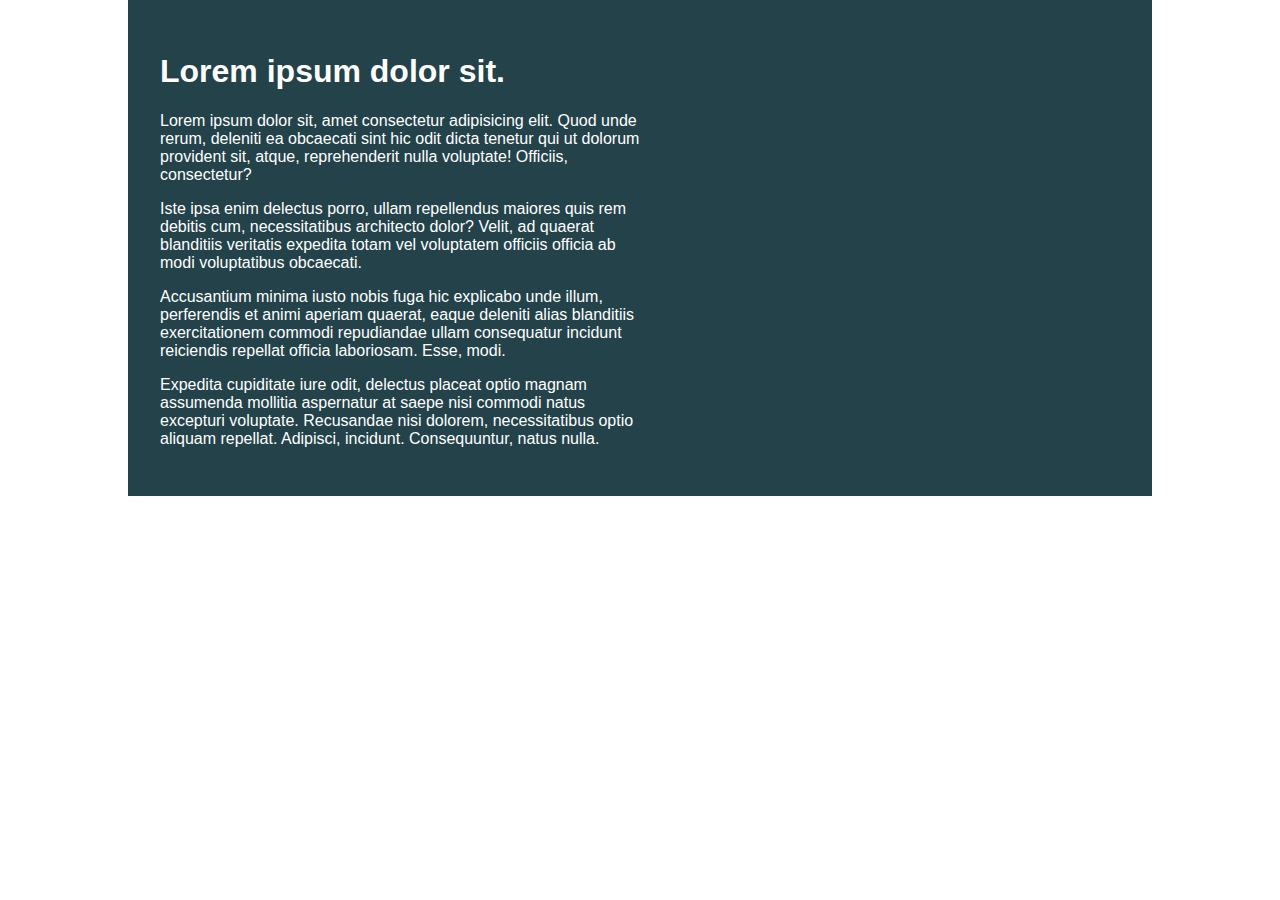
<file: Challenge1/index.html>
<!DOCTYPE html>
<html lang="en">

<head>
    <meta charset="UTF-8">
    <meta name="viewport" content="width=device-width, initial-scale=1.0">
    <title>Day 01</title>

    <link rel="stylesheet" href="style.css">
</head>

<body>
    <div class="container">
        <div class="intro-content">
            <h1>Lorem ipsum dolor sit.</h1>
            <p>Lorem ipsum dolor sit, amet consectetur adipisicing elit. Quod unde rerum, deleniti ea obcaecati sint hic
                odit dicta tenetur qui ut dolorum provident sit, atque, reprehenderit nulla voluptate! Officiis,
                consectetur?</p>
            <p>Iste ipsa enim delectus porro, ullam repellendus maiores quis rem debitis cum, necessitatibus architecto
                dolor? Velit, ad quaerat blanditiis veritatis expedita totam vel voluptatem officiis officia ab modi
                voluptatibus obcaecati.</p>
            <p>Accusantium minima iusto nobis fuga hic explicabo unde illum, perferendis et animi aperiam quaerat, eaque
                deleniti alias blanditiis exercitationem commodi repudiandae ullam consequatur incidunt reiciendis
                repellat officia laboriosam. Esse, modi.</p>
            <p>Expedita cupiditate iure odit, delectus placeat optio magnam assumenda mollitia aspernatur at saepe nisi
                commodi natus excepturi voluptate. Recusandae nisi dolorem, necessitatibus optio aliquam repellat.
                Adipisci, incidunt. Consequuntur, natus nulla.</p>
        </div>
    </div>
</body>

</html>
</file>
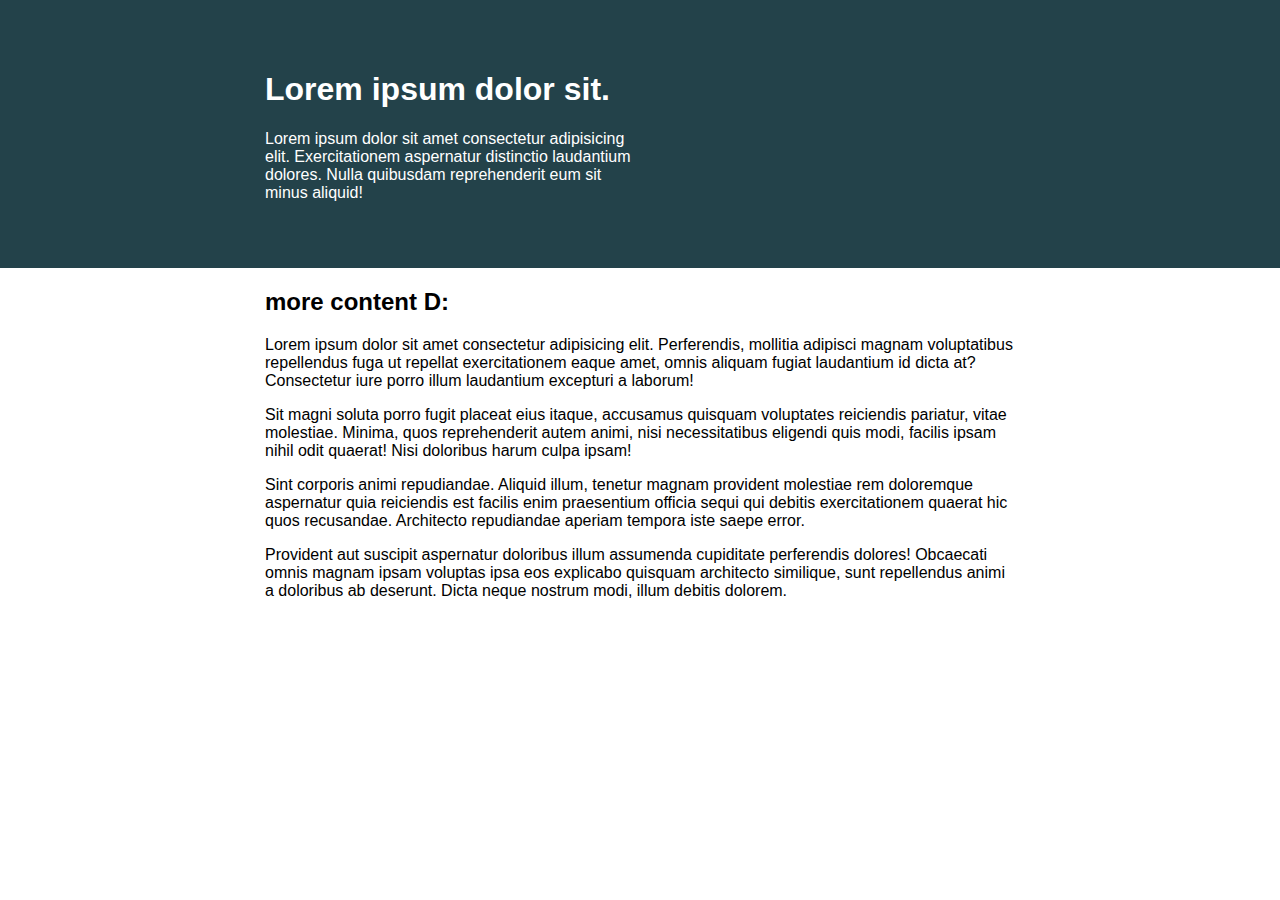
<file: Challenge2/index.html>
<!DOCTYPE html>
<html lang="en">
<head> 
    <meta charset="UTF-8">
    <meta name="viewport" content="width=device-width, initial-scale=1.0">
    <title>Day 01</title>
    <link rel="stylesheet" href="style.css">
    </head>

<body>

    <div class="intro">
        <div class="container">
            <div class="intro-content">
                <h1>Lorem ipsum dolor sit.</h1>
                <p>Lorem ipsum dolor sit amet consectetur adipisicing elit. Exercitationem aspernatur distinctio laudantium dolores. Nulla quibusdam reprehenderit eum sit minus aliquid!</p>
            </div>
        </div>
    </div>

     <div class="container">
         <h2>more content D:</h2>
        <p>Lorem ipsum dolor sit amet consectetur adipisicing elit. Perferendis, mollitia adipisci magnam voluptatibus repellendus fuga ut repellat exercitationem eaque amet, omnis aliquam fugiat laudantium id dicta at? Consectetur iure porro illum laudantium excepturi a laborum!</p>
        <p>Sit magni soluta porro fugit placeat eius itaque, accusamus quisquam voluptates reiciendis pariatur, vitae molestiae. Minima, quos reprehenderit autem animi, nisi necessitatibus eligendi quis modi, facilis ipsam nihil odit quaerat! Nisi doloribus harum culpa ipsam!</p>
        <p>Sint corporis animi repudiandae. Aliquid illum, tenetur magnam provident molestiae rem doloremque aspernatur quia reiciendis est facilis enim praesentium officia sequi qui debitis exercitationem quaerat hic quos recusandae. Architecto repudiandae aperiam tempora iste saepe error.</p>            <p>Provident aut suscipit aspernatur doloribus illum assumenda cupiditate perferendis dolores! Obcaecati omnis magnam ipsam voluptas ipsa eos explicabo quisquam architecto similique, sunt repellendus animi a doloribus ab deserunt. Dicta neque nostrum modi, illum debitis dolorem.</p>
    </div>

    

</body>
</html>
</file>
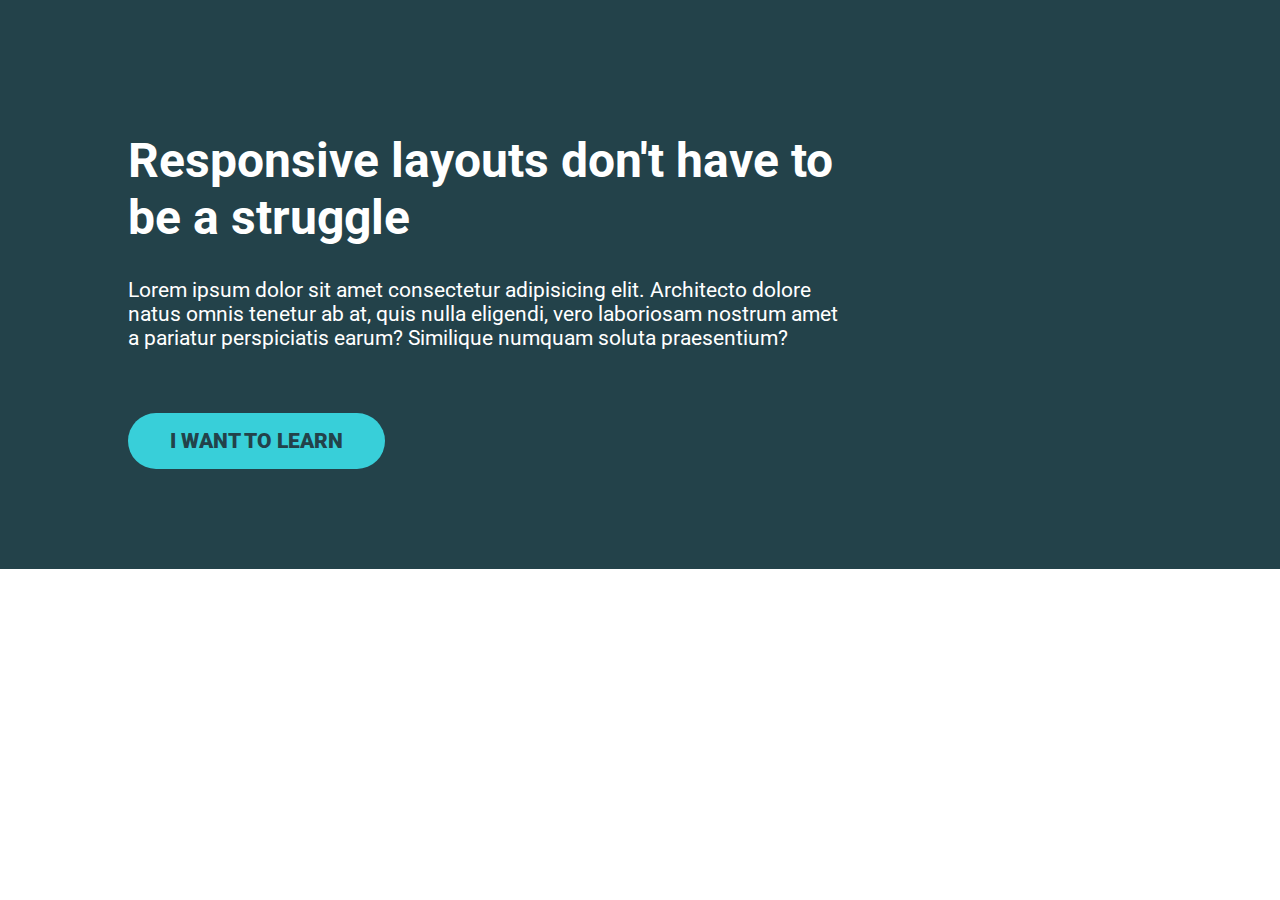
<file: Challenge3/index.html>
<!DOCTYPE html>
<html lang="en">
<head>
    <meta charset="UTF-8">
    <meta http-equiv="X-UA-Compatible" content="IE=edge">
    <meta name="viewport" content="width=device-width, initial-scale=1.0">
    <title>Challenge #3</title>
    <link rel="preconnect" href="https://fonts.gstatic.com">
    <link href="https://fonts.googleapis.com/css2?family=Roboto:wght@400;700;900&display=swap" rel="stylesheet">
    <link rel="stylesheet" href="style.css">
</head>

<body>
    <div class="hero">
        <div class="container">
            <div class="hero__text">
                <h1>Responsive layouts don't have to be a struggle</h1>
                <p>Lorem ipsum dolor sit amet consectetur adipisicing elit. Architecto dolore natus omnis tenetur ab at, quis nulla eligendi, vero laboriosam nostrum amet a pariatur perspiciatis earum? Similique numquam soluta praesentium?</p>
                <a href="#" class="btn">I want to learn</a>
            </div>
        </div>
    </div>
</body>
</html>
</file>
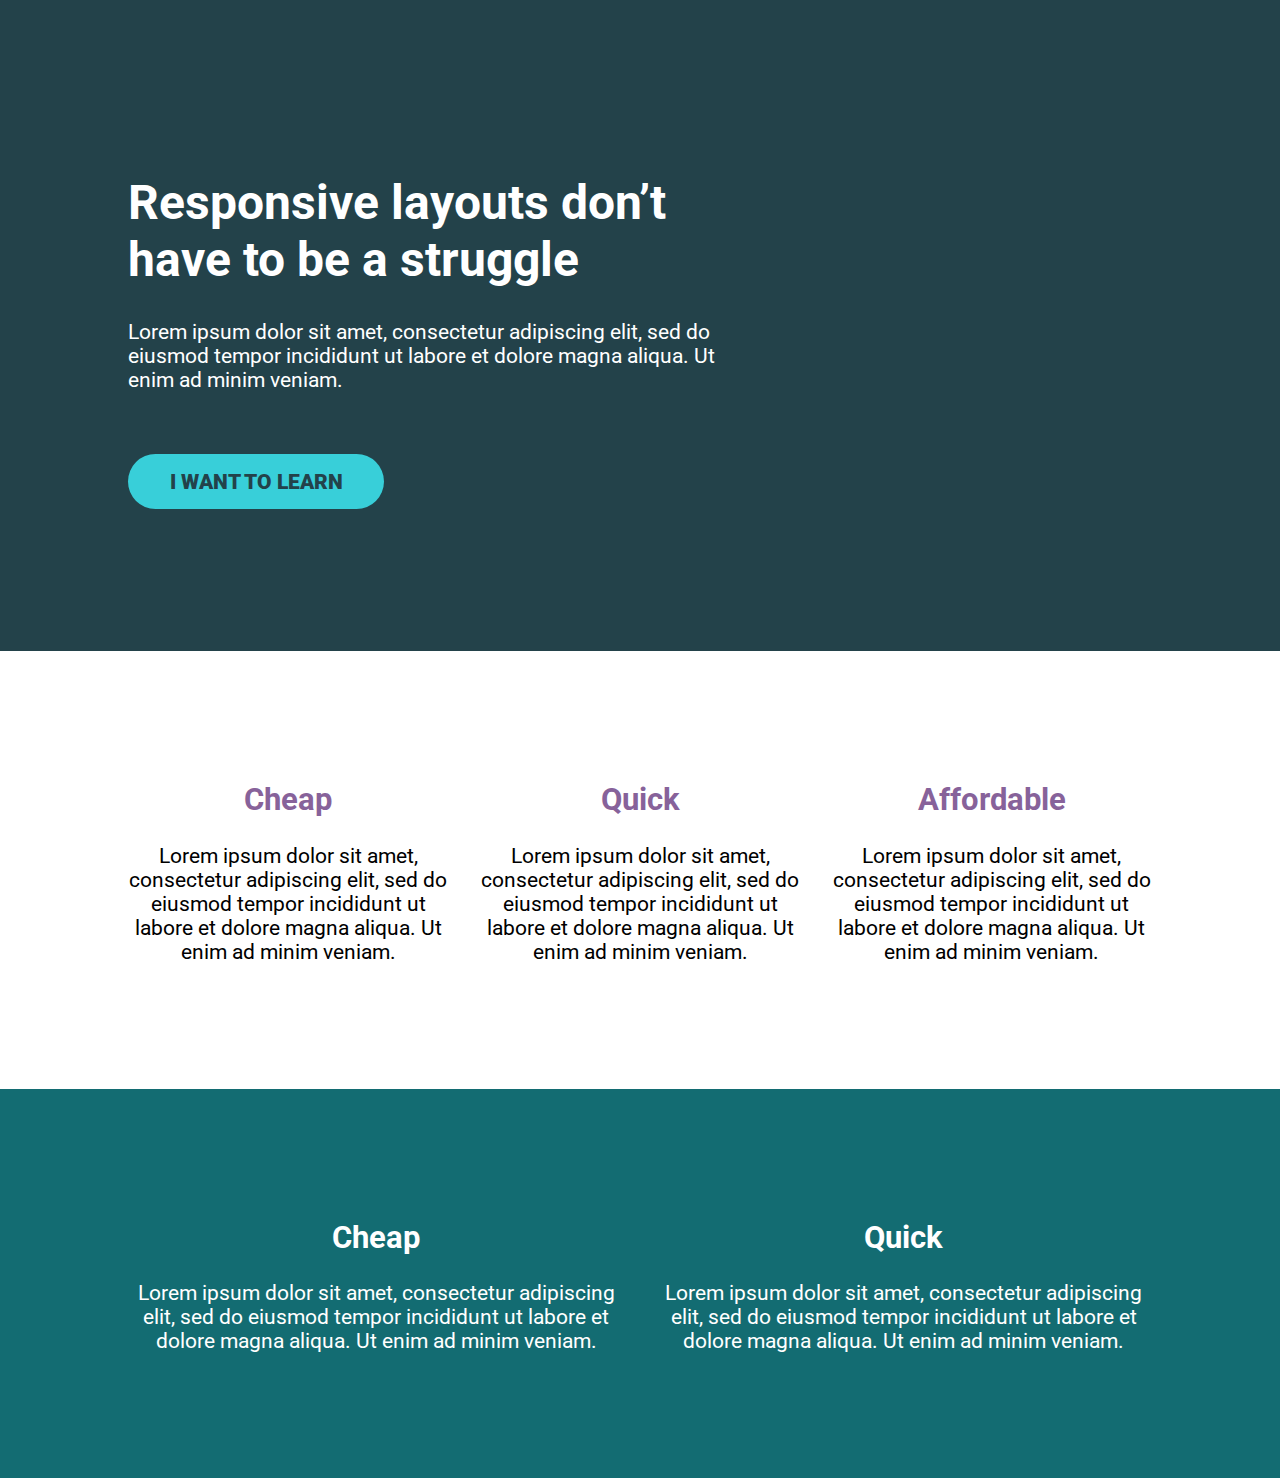
<file: Flexbox-Challenge1/index.html>
<!DOCTYPE html>
<html lang="en">

<head>
    <meta charset="UTF-8">
    <meta name="viewport" content="width=device-width, initial-scale=1.0">
    <title>Challenge time!</title>
    <link href="https://fonts.googleapis.com/css2?family=Roboto:wght@400;900&display=swap" rel="stylesheet"> 
    <link rel="stylesheet" href="style.css">
</head>

<body>

    <div class="hero">
        <div class="container">
            <div class="hero__text">
                <h1>Responsive layouts don’t have to be a struggle</h1>
                <p>Lorem ipsum dolor sit amet, consectetur adipiscing elit, sed do eiusmod tempor incididunt ut labore et dolore magna aliqua. Ut enim ad minim veniam.</p>
                <a href="#" class="btn">I want to learn</a>
            </div>
        </div>
    </div>


    <section class="three-col">
        <div class="container row">
            <div class="col">
                <h2>Cheap</h2>
                <p>Lorem ipsum dolor sit amet, consectetur adipiscing elit, sed do eiusmod tempor incididunt ut labore et dolore magna aliqua. Ut enim ad minim veniam.</p>
            </div>
            <div class="col">
                <h2>Quick</h2>
                <p>Lorem ipsum dolor sit amet, consectetur adipiscing elit, sed do eiusmod tempor incididunt ut labore et dolore magna aliqua. Ut enim ad minim veniam.</p>
            </div>
            <div class="col">
                <h2>Affordable</h2>
                <p>Lorem ipsum dolor sit amet, consectetur adipiscing elit, sed do eiusmod tempor incididunt ut labore et dolore magna aliqua. Ut enim ad minim veniam.</p>
            </div>
        </div>
    </section>

    <section class="two-col">
        <div class="container row">
            <div class="col">
                <h2>Cheap</h2>
                <p>Lorem ipsum dolor sit amet, consectetur adipiscing elit, sed do eiusmod tempor incididunt ut labore et dolore magna aliqua. Ut enim ad minim veniam.</p>
            </div>
            <div class="col">
                <h2>Quick</h2>
                <p>Lorem ipsum dolor sit amet, consectetur adipiscing elit, sed do eiusmod tempor incididunt ut labore et dolore magna aliqua. Ut enim ad minim veniam.</p>
            </div>
        </div>
    </section>  

</body>

</html>
</file>
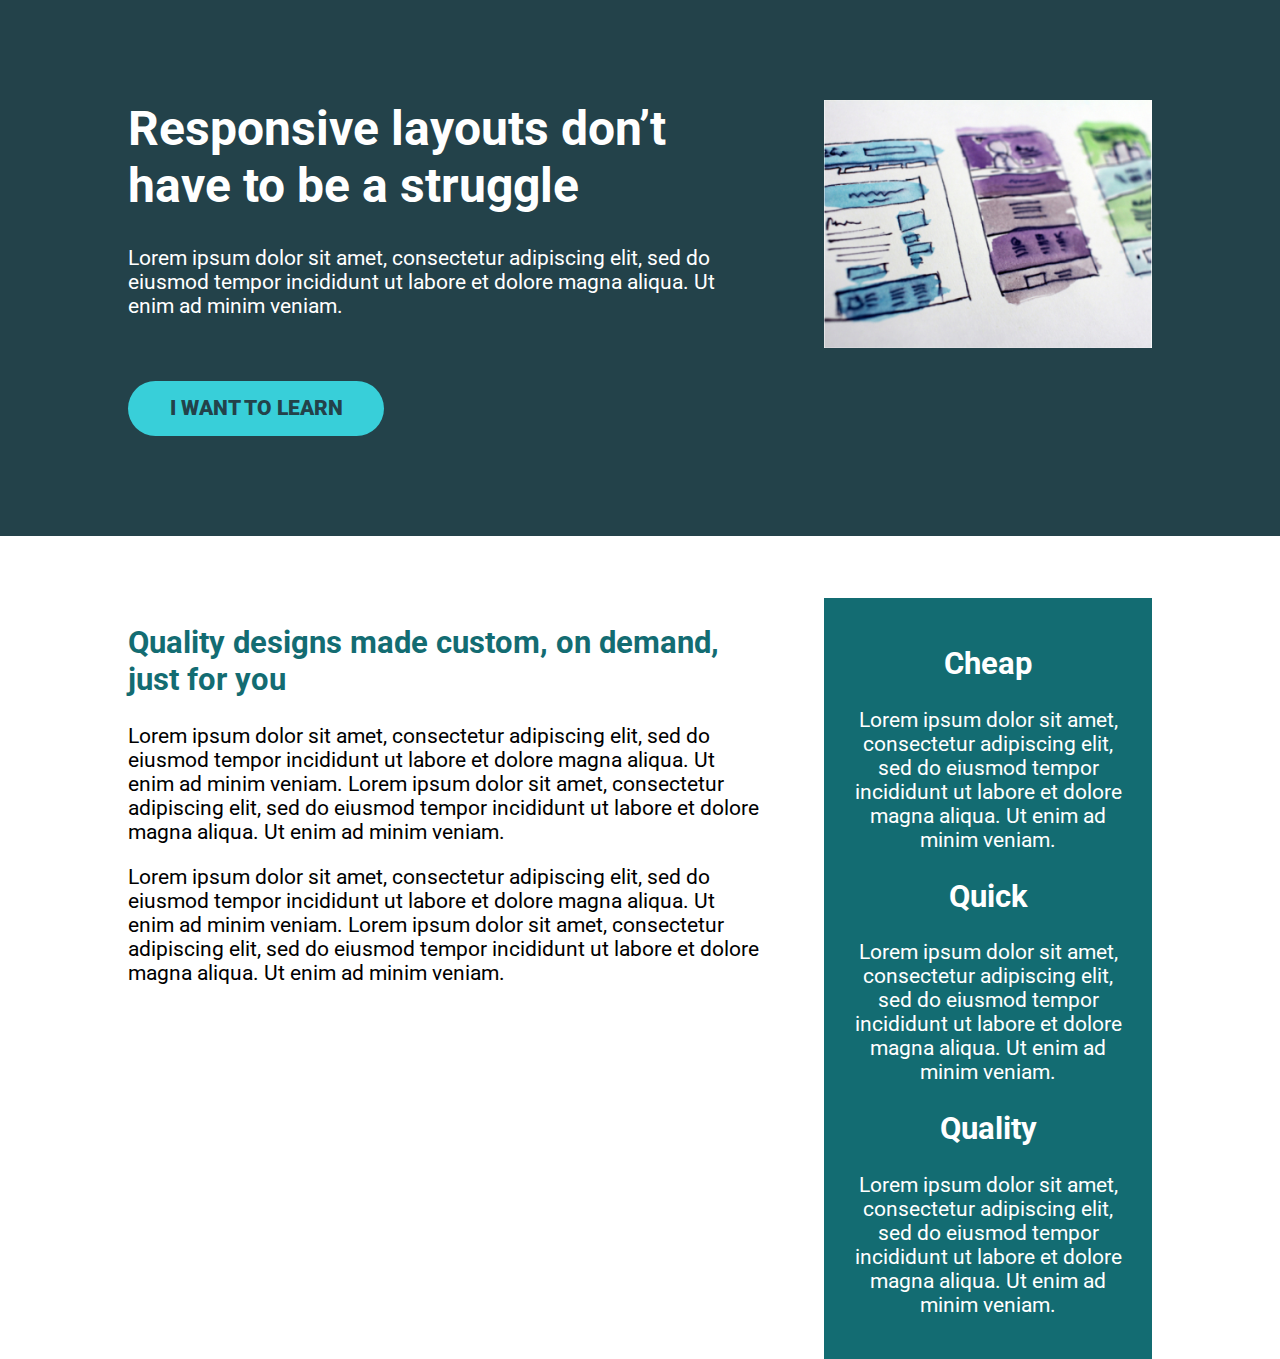
<file: Flexbox-Challenge2/index.html>
<!DOCTYPE html>
<html lang="en">
<head>
    <meta charset="UTF-8">
    <meta name="viewport" content="width=device-width, initial-scale=1.0">
    <title>Conquering Rsponsive Layouts</title>
    <link href="https://fonts.googleapis.com/css2?family=Roboto:wght@400;900&display=swap" rel="stylesheet"> 
    <link rel="stylesheet" href="style.css">
</head>

<body>
    <div class="hero">
        <div class="container row">
            <div class="hero__text">
                <h1>Responsive layouts don’t have to be a struggle</h1>
                <p>Lorem ipsum dolor sit amet, consectetur adipiscing elit, sed do eiusmod tempor incididunt ut labore et dolore magna aliqua. Ut enim ad minim veniam.</p>
                <a href="#" class="btn">I want to learn</a>
            </div>
            <img class="hero__img" src="img/hero-img.jpg" alt="mockups">
        </div>
    </div> 

    <main class="main container row">
        <section class="primary-content">
            <h2 class="section-title">Quality designs made custom, on demand, just for you</h2>
            <p>Lorem ipsum dolor sit amet, consectetur adipiscing elit, sed do eiusmod tempor incididunt ut labore et dolore magna aliqua. Ut enim ad minim veniam. Lorem ipsum dolor sit amet, consectetur adipiscing elit, sed do eiusmod tempor incididunt ut labore et dolore magna aliqua. Ut enim ad minim veniam.</p>
            <p>Lorem ipsum dolor sit amet, consectetur adipiscing elit, sed do eiusmod tempor incididunt ut labore et dolore magna aliqua. Ut enim ad minim veniam. Lorem ipsum dolor sit amet, consectetur adipiscing elit, sed do eiusmod tempor incididunt ut labore et dolore magna aliqua. Ut enim ad minim veniam.</p>
        </section>
        <aside class= "sidebar">
            <h2 class="sidebar-title">Cheap</h2>
            <p>Lorem ipsum dolor sit amet, consectetur adipiscing elit, sed do eiusmod tempor incididunt ut labore et dolore magna aliqua. Ut enim ad minim veniam.</p>

            <h2 class="sidebar-title">Quick</h2>
            <p>Lorem ipsum dolor sit amet, consectetur adipiscing elit, sed do eiusmod tempor incididunt ut labore et dolore magna aliqua. Ut enim ad minim veniam.</p>

            <h2 class="sidebar-title">Quality</h2>
            <p>Lorem ipsum dolor sit amet, consectetur adipiscing elit, sed do eiusmod tempor incididunt ut labore et dolore magna aliqua. Ut enim ad minim veniam.</p>
        </aside>
    </main>

</body>
</html>
</file>
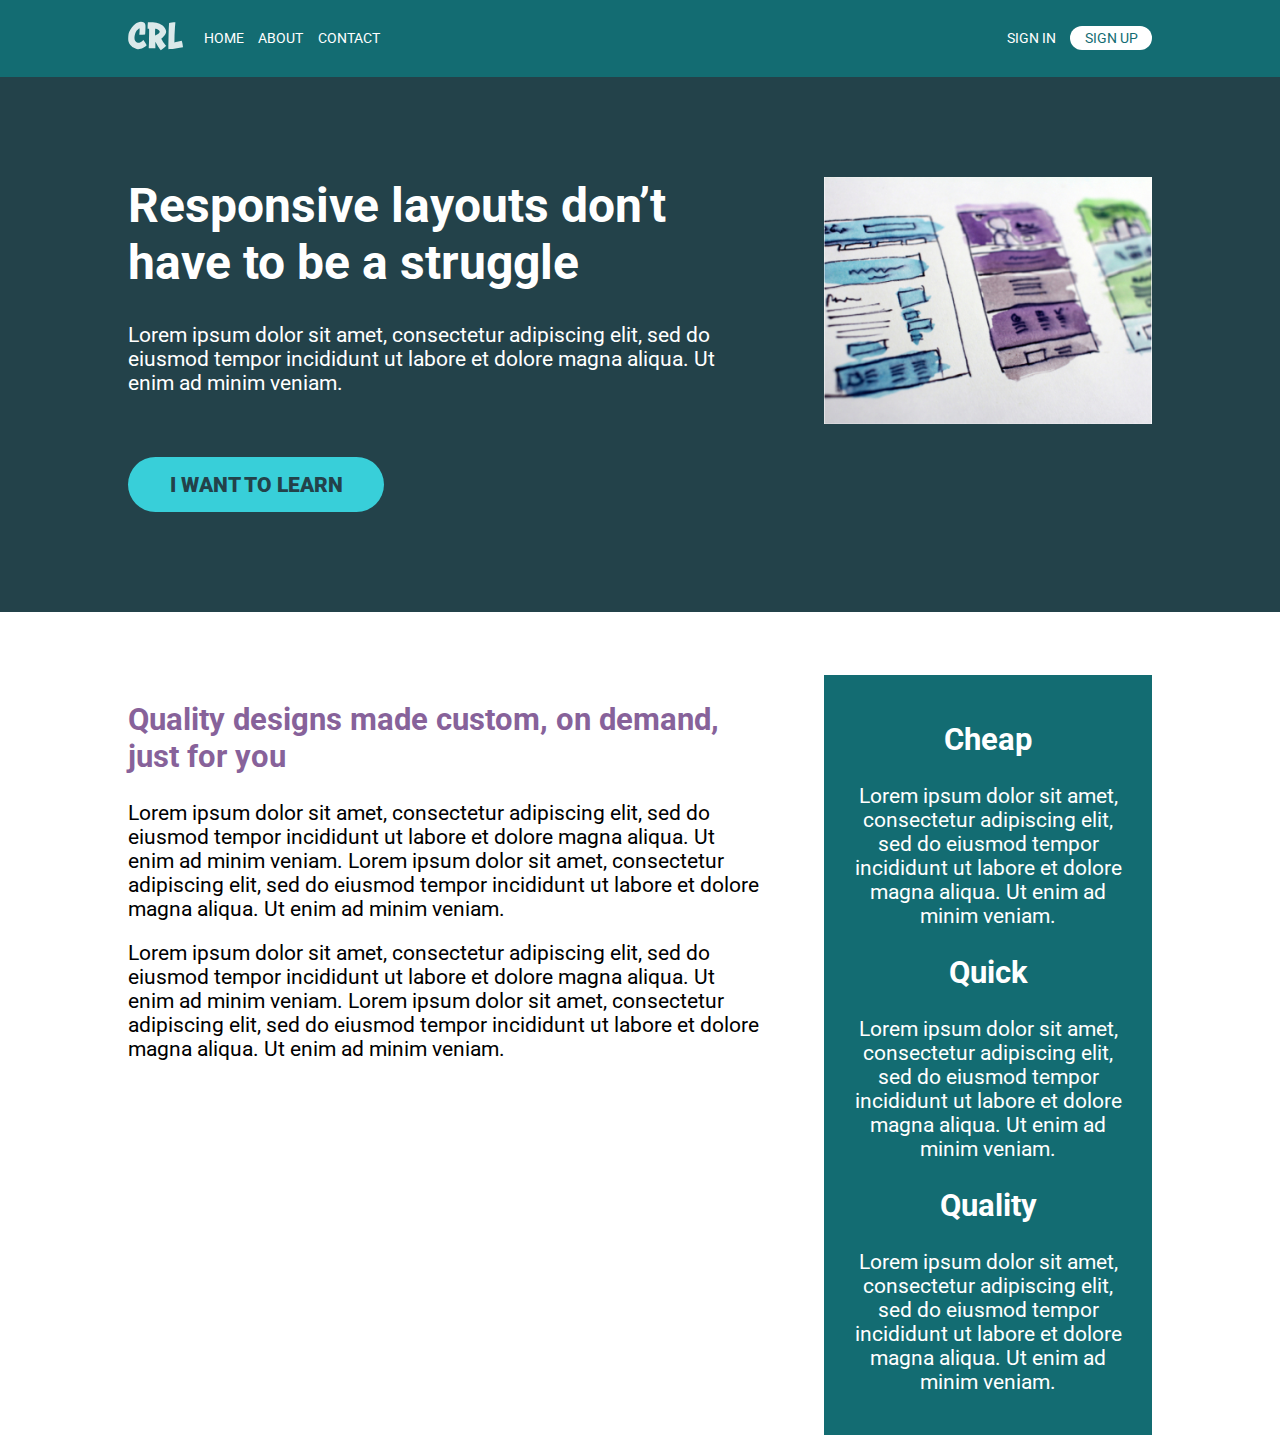
<file: Flexbox-Challenge3/index.html>
<!DOCTYPE html>
<html lang="en">
<head>
    <meta charset="UTF-8">
    <meta name="viewport" content="width=device-width, initial-scale=1.0">
    <title>Conquering Responsive Layouts</title>
    <link href="https://fonts.googleapis.com/css2?family=Roboto:wght@400;900&display=swap" rel="stylesheet"> 
    <link rel="stylesheet" href="style.css">
</head>
<body>
    <header>
        <div class="container row">
            <a href="#" class="logo">
                <img src="img/logo.svg" alt="">
            </a>
            <nav class="nav">
                <ul class="nav__list">
                    <li class="nav__item"><a href="#" class="nav__link">Home</a></li>
                    <li class="nav__item"><a href="#" class="nav__link">About</a></li>
                    <li class="nav__item"><a href="#" class="nav__link">Contact</a></li>
                </ul>
                <ul class="nav__list">
                    <li class="nav__item"><a href="#" class="nav__link">Sign In</a></li>
                    <li class="nav__item"><a href="#" class="nav__link nav__link--button">Sign up</a></li>
                </ul>
            </nav>
        </div>
    </header>

    <section class="hero">
        <div class="container row">
            <div class="hero__text">
                <h1>Responsive layouts don’t have to be a struggle</h1>
                <p>Lorem ipsum dolor sit amet, consectetur adipiscing elit, sed do eiusmod tempor incididunt ut labore et dolore magna aliqua. Ut enim ad minim veniam.</p>
                <a href="#" class="btn">I want to learn</a>
            </div>
            <img src="img/hero-img.jpg" alt="UX design sketches" class="hero__img">
        </div>
    </section> 

    <main class="main container row">
            <section class="primary-content">
                <h2 class="section-title">Quality designs made custom, on demand, just for you</h2>
                <p>Lorem ipsum dolor sit amet, consectetur adipiscing elit, sed do eiusmod tempor incididunt ut labore et dolore magna aliqua. Ut enim ad minim veniam. Lorem ipsum dolor sit amet, consectetur adipiscing elit, sed do eiusmod tempor incididunt ut labore et dolore magna aliqua. Ut enim ad minim veniam.</p>
                <p>Lorem ipsum dolor sit amet, consectetur adipiscing elit, sed do eiusmod tempor incididunt ut labore et dolore magna aliqua. Ut enim ad minim veniam. Lorem ipsum dolor sit amet, consectetur adipiscing elit, sed do eiusmod tempor incididunt ut labore et dolore magna aliqua. Ut enim ad minim veniam.</p>
            </section>
            <aside class="sidebar">
                <h2 class="sidebar-title">Cheap</h2>
                <p>Lorem ipsum dolor sit amet, consectetur adipiscing elit, sed do eiusmod tempor incididunt ut labore et dolore magna aliqua. Ut enim ad minim veniam.</p>

                <h2 class="sidebar-title">Quick</h2>
                <p>Lorem ipsum dolor sit amet, consectetur adipiscing elit, sed do eiusmod tempor incididunt ut labore et dolore magna aliqua. Ut enim ad minim veniam.</p>

                <h2 class="sidebar-title">Quality</h2>
                <p>Lorem ipsum dolor sit amet, consectetur adipiscing elit, sed do eiusmod tempor incididunt ut labore et dolore magna aliqua. Ut enim ad minim veniam.</p>
            </aside>
    </main>

    

</body>
</html>
</file>
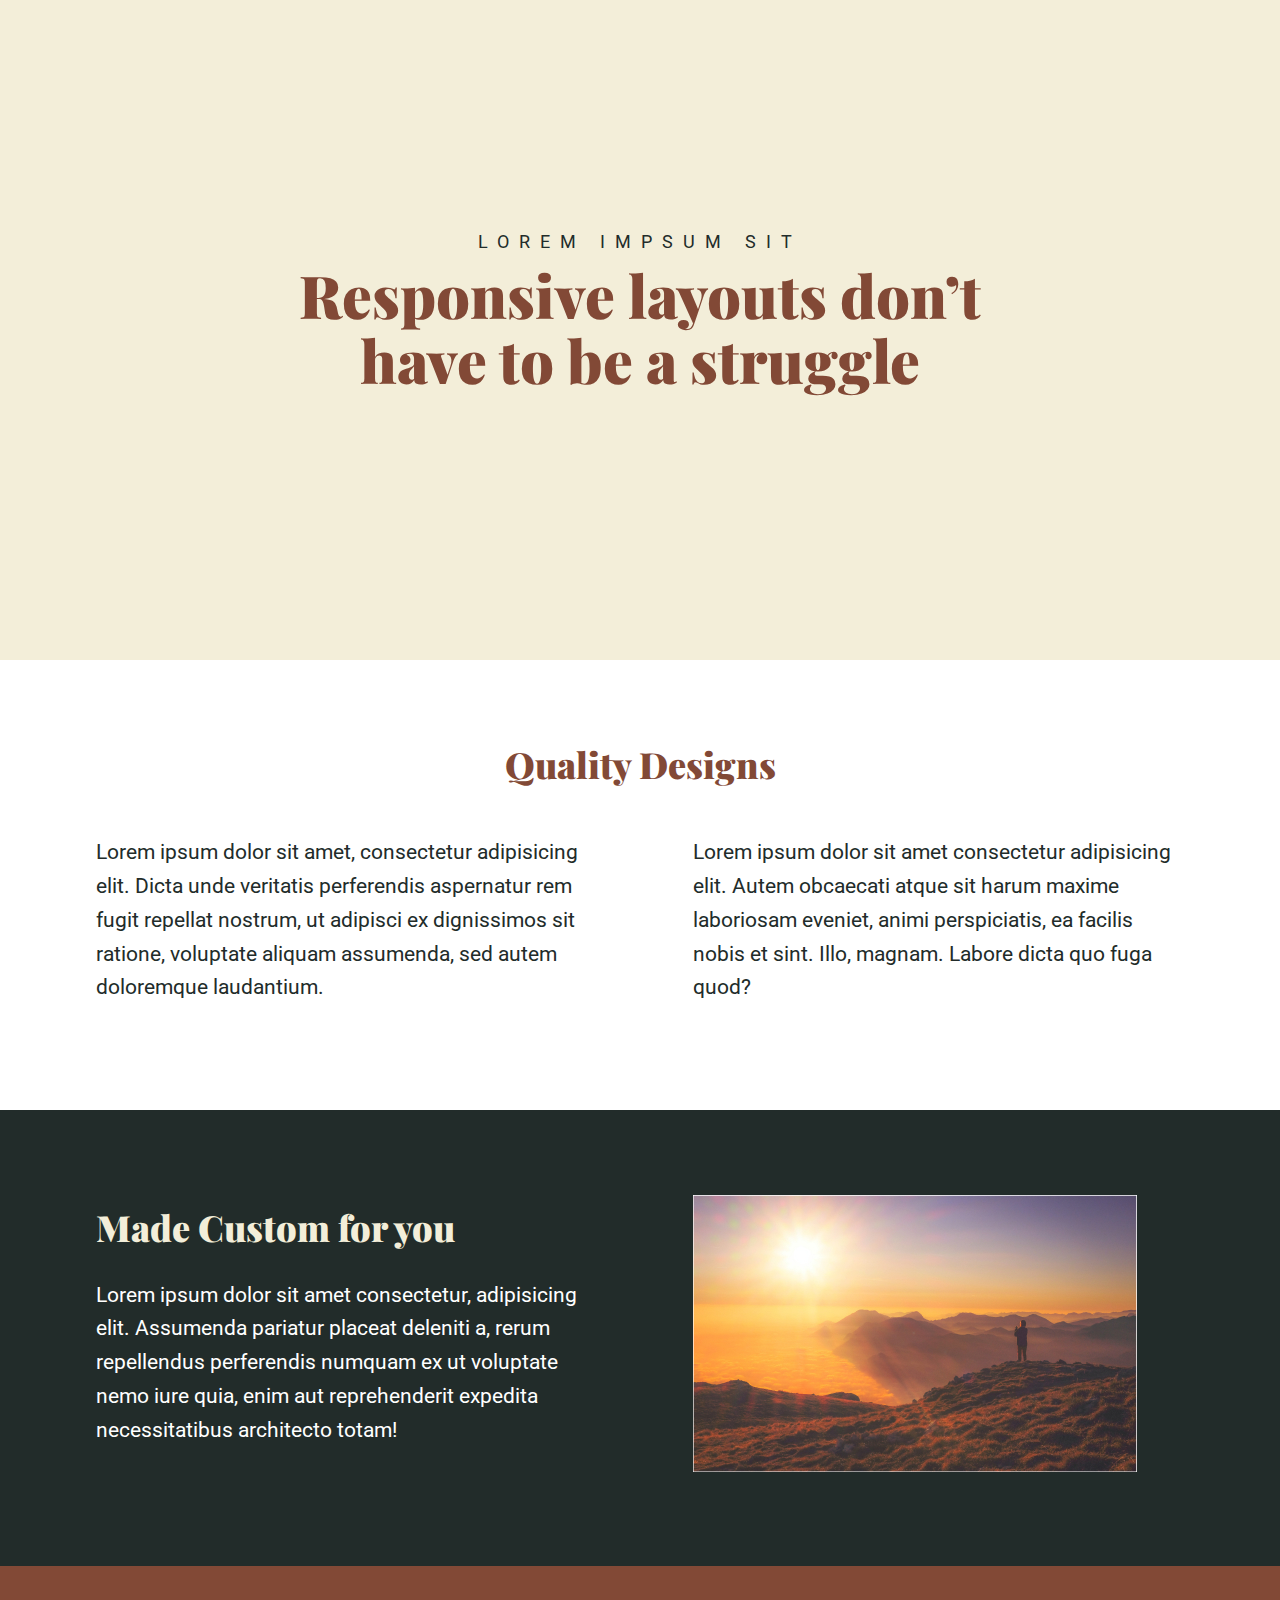
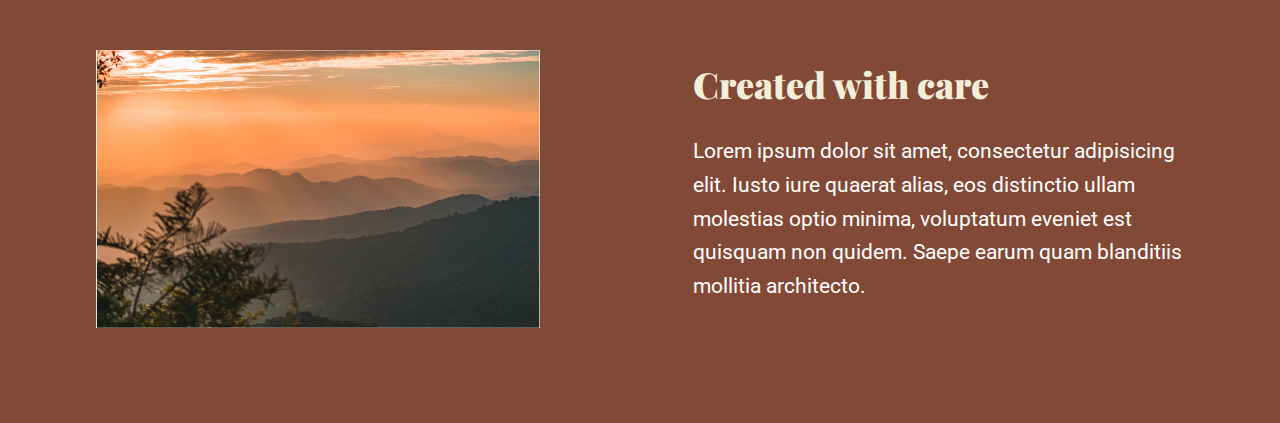
<file: Flexbox-Challenge4/index.html>
<!DOCTYPE html>
<html lang="en">
<head>
    <meta charset="UTF-8">
    <meta http-equiv="X-UA-Compatible" content="IE=edge">
    <meta name="viewport" content="width=device-width, initial-scale=1.0">
    <link rel="preconnect" href="https://fonts.gstatic.com">
    <link href="https://fonts.googleapis.com/css2?family=Playfair+Display:wght@900&family=Roboto:wght@300;400&display=swap" rel="stylesheet">
    <link rel="stylesheet" href="style.css">
    <title>Flexbox Challenge #4</title>
</head>

<body>
    <section class="intro">
        <div class="container">
            <p class="intro__text">LOREM IMPSUM SIT</p>
            <h1 class="intro__title">Responsive layouts don’t<br> have to be a struggle</h1>
        </div>
    </section>

    <section class="section-two">
        <div class="container">
            <h2 class="section-title section-title--dark">Quality Designs</h2>
            <div class="row">
                <div class="col">
                    <p>Lorem ipsum dolor sit amet, consectetur adipisicing elit. Dicta unde veritatis perferendis aspernatur rem fugit repellat nostrum, ut adipisci ex dignissimos sit ratione, voluptate aliquam assumenda, sed autem doloremque laudantium.</p>
                </div>
                <div class="col">
                    <p>Lorem ipsum dolor sit amet consectetur adipisicing elit. Autem obcaecati atque sit harum maxime laboriosam eveniet, animi perspiciatis, ea facilis nobis et sint. Illo, magnam. Labore dicta quo fuga quod?</p>
                </div>
            </div>
        </div>
    </section>

    <section class="section-three">
        <div class="container row">
            <div class="col">
                <h2 class="section-title">Made Custom for you</h2>
                <p>Lorem ipsum dolor sit amet consectetur, adipisicing elit. Assumenda pariatur placeat deleniti a, rerum repellendus perferendis numquam ex ut voluptate nemo iure quia, enim aut reprehenderit expedita necessitatibus architecto totam!</p>
            </div>
            <div class="col">
                <img src="image-01.jpg" alt="a bright sunset with a person looking at it">
            </div>
        </div>
    </section>

    <section class="section-four">
        <div class="container row">
            <div class="col">
                <img src="image-02.jpg" alt="sun is shining through clouds over mountains">
            </div>
            <div class="col">
                <h2 class="section-title">Created with care</h2>
                <p>Lorem ipsum dolor sit amet, consectetur adipisicing elit. Iusto iure quaerat alias, eos distinctio ullam molestias optio minima, voluptatum eveniet est quisquam non quidem. Saepe earum quam blanditiis mollitia architecto.</p>
            </div>
        </div>
    </section>
</body>
</html>
</file>
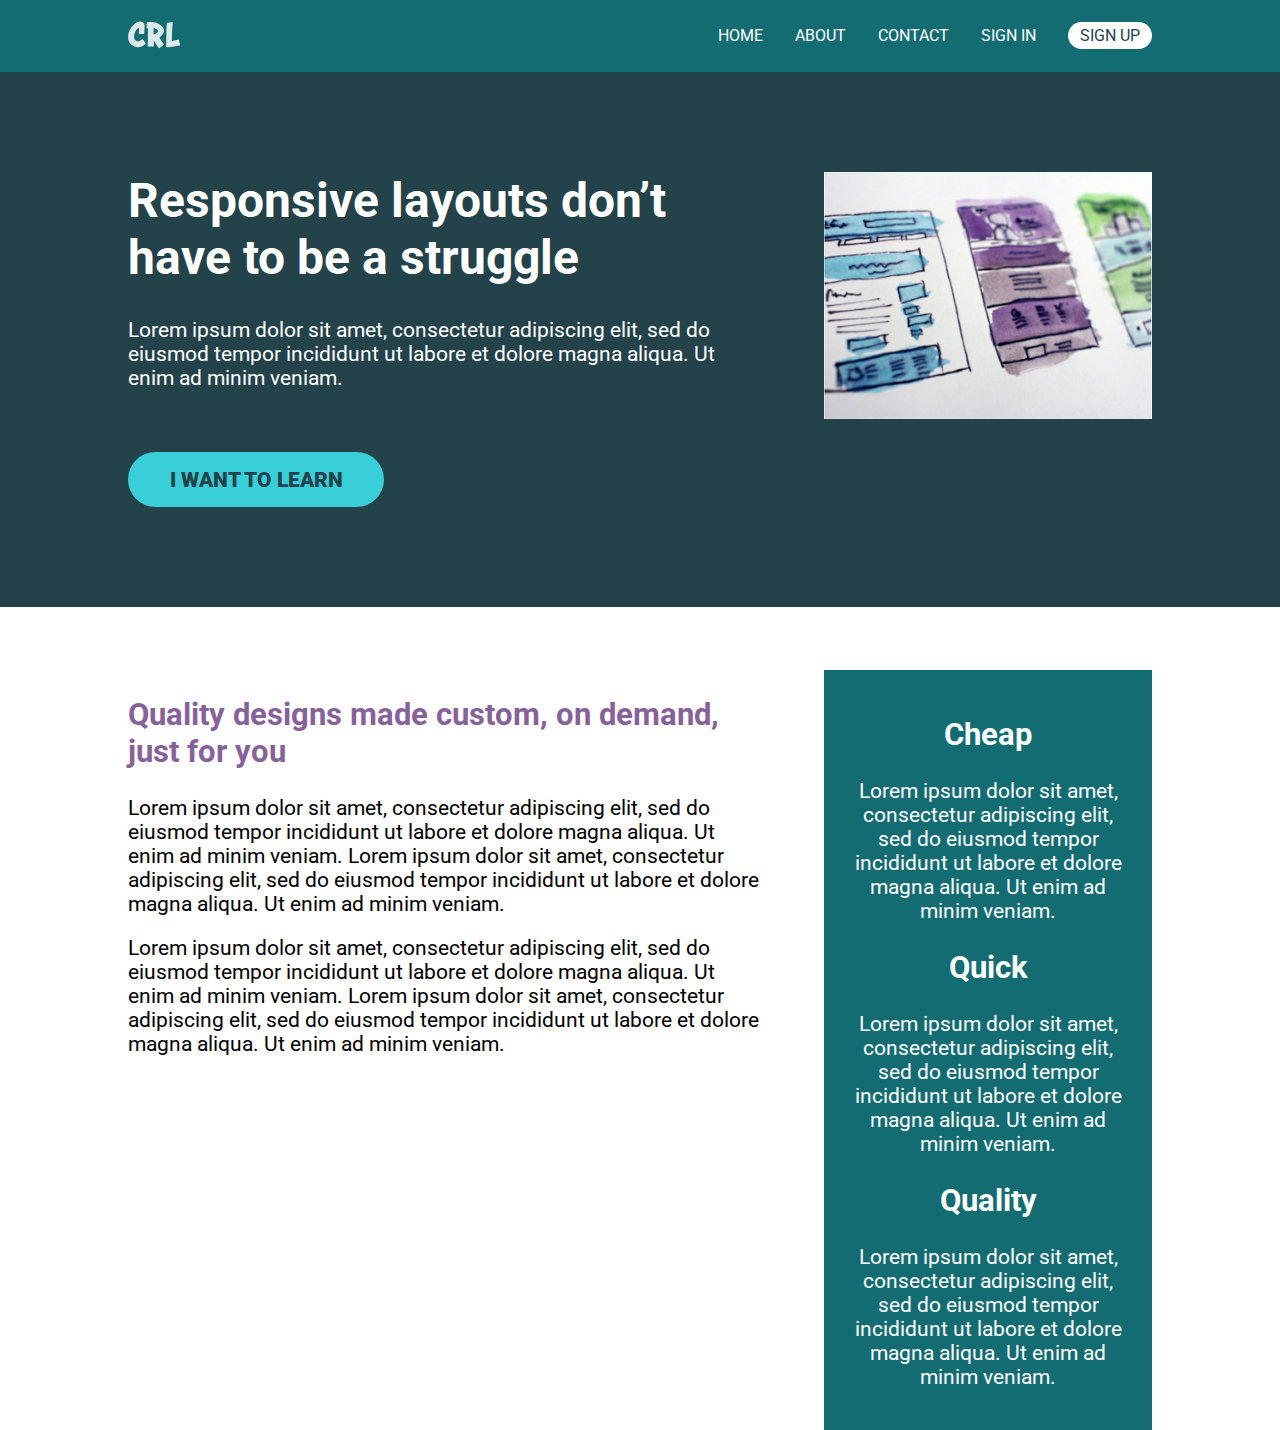
<file: Navigation-Challenge/index.html>
<!DOCTYPE html>
<html lang="en">
<head>
    <meta charset="UTF-8">
    <meta name="viewport" content="width=device-width, initial-scale=1.0">
    <title>Conquering Responsive Layouts</title>
    <link href="https://fonts.googleapis.com/css2?family=Roboto:wght@400;900&display=swap" rel="stylesheet"> 
    <link rel="stylesheet" href="style.css">
</head>
<body>
    <header> 
        <div class="container row">
            <button class="nav-toggle" aria-label="open navigation">
                <span class="hamburger"></span>
            </button>
            <a class="logo" href="#">
                <img src="img/logo.svg" alt="conquering responsive layouts">
            </a>
            <nav class="nav">
                <ul class="nav__list nav__list--primary">
                    <li class="nav__item"><a href="#" class="nav__link">Home</a></li>
                    <li class="nav__item"><a href="#" class="nav__link">About</a></li>
                    <li class="nav__item"><a href="#" class="nav__link">Contact</a></li>
                </ul>
                <ul class="nav__list nav__list--secondary">
                    <li class="nav__item"><a href="#" class="nav__link">Sign In</a></li>
                    <li class="nav__item"><a href="#" class="nav__link nav__link--button">Sign up</a></li>
                </ul>
            </nav>
        </div>
    </header>
    
    <section class="hero">
        <div class="container row">
            <div class="hero__text">
                <h1>Responsive layouts don’t have to be a struggle</h1>
                <p>Lorem ipsum dolor sit amet, consectetur adipiscing elit, sed do eiusmod tempor incididunt ut labore et dolore magna aliqua. Ut enim ad minim veniam.</p>
                <a href="#" class="btn">I want to learn</a>
            </div>
            <img src="img/hero-img.jpg" alt="UX design sketches" class="hero__img">
        </div>
    </section> 

    <main class="main container row">
            <section class="primary-content">
                <h2 class="section-title">Quality designs made custom, on demand, just for you</h2>
                <p>Lorem ipsum dolor sit amet, consectetur adipiscing elit, sed do eiusmod tempor incididunt ut labore et dolore magna aliqua. Ut enim ad minim veniam. Lorem ipsum dolor sit amet, consectetur adipiscing elit, sed do eiusmod tempor incididunt ut labore et dolore magna aliqua. Ut enim ad minim veniam.</p>
                <p>Lorem ipsum dolor sit amet, consectetur adipiscing elit, sed do eiusmod tempor incididunt ut labore et dolore magna aliqua. Ut enim ad minim veniam. Lorem ipsum dolor sit amet, consectetur adipiscing elit, sed do eiusmod tempor incididunt ut labore et dolore magna aliqua. Ut enim ad minim veniam.</p>
            </section>
            <aside class="sidebar">
                <h2 class="sidebar-title">Cheap</h2>
                <p>Lorem ipsum dolor sit amet, consectetur adipiscing elit, sed do eiusmod tempor incididunt ut labore et dolore magna aliqua. Ut enim ad minim veniam.</p>

                <h2 class="sidebar-title">Quick</h2>
                <p>Lorem ipsum dolor sit amet, consectetur adipiscing elit, sed do eiusmod tempor incididunt ut labore et dolore magna aliqua. Ut enim ad minim veniam.</p>

                <h2 class="sidebar-title">Quality</h2>
                <p>Lorem ipsum dolor sit amet, consectetur adipiscing elit, sed do eiusmod tempor incididunt ut labore et dolore magna aliqua. Ut enim ad minim veniam.</p>
            </aside>
    </main>

    <script src="main.js"></script>

</body>
</html>
</file>
<file: Challenge1/style.css>
* {
  box-sizing: border-box;
}

body {
  margin: 0;
  font-family: sans-serif;
}

.container {
  background: #23424a;
  color: white;
  width: 80%;
  margin: 0 auto;
  padding: 2em;
}

.intro-content {
  width: 50%;
}
</file>
<file: Challenge2/style.css>
/* INSTRUCTIONS
 *
 * 1) Keep the text inside .intro-content
 *    in the same place, but have the background
 *    extend from one side of the viewport
 *    to the other, no matter how wide or narrow
 *    the browser is.
 *
 * 2) Limit the maximum width of the text in the
 *    bottom area.
 *
 * You may modify the HTML if needed
 * (you probably should for this challenge)
 *
 */

* {
  box-sizing: border-box;
}

body {
  margin: 0;
  font-family: sans-serif;
}

.container {
  width: 80%;
  max-width: 750px;
  margin: 0 auto;
}
  
.intro {
  background: #23424a;
  color: white;
  padding: 50px 0;
}

.intro-content {
  width: 50%;
}
</file>
<file: Challenge3/style.css>
*. *::before, *::after {
    box-sizing: border-box;
}

body {
    margin: 0;
    font-family: 'Roboto', sans-serif;
    font-size: 1.3125rem;
}

h1 {
    font-size: 3rem;
}

.container {
    width: 80%;
    max-width: 1100px;
    margin: 0 auto;
}

.hero { 
    padding: 100px 0;   
    background-color: #23424A;
    color: white;
}

.hero__text {
    width: 70%;
}

.hero p {
    margin-bottom: 3em;
}

.btn {
    display: inline-block;
    text-decoration: none;
    color: #23424A;
    font-weight: 900;
    font: bold;
    text-transform: uppercase;
    background-color: #38CFD9;
    padding: .75em 2em;
    border-radius: 100px;
}

.btn:hover,
.btn:focus {
    opacity: .75;
}
</file>
<file: Flexbox-Challenge1/style.css>
/* 
////// For this challenge ///////

- You will have to modify the HTML

- You can add new classes in the HTML
  if you need to

// Requirements
1. The headings in the first row must be
   a different color
2. The two .col at the bottom must go next
   to one another
3. The section at the bottom should have
   a dark background color and a different
   color of text
4. I've removed the "gap" that I created,
   so you'll have to add it back in

   */

*, *::before, *::after {
    box-sizing: border-box;
}

body {
    margin: 0;
    font-family: 'Roboto', sans-serif;
    font-size: 1.3rem;
}

h1 {
    font-size: 3rem;
}

.container {
    width: 80%;
    max-width: 1100px;
    margin: 0 auto;
    padding: 2em 0;
}

.three-col {
    padding: 3em 0;
}

.three-col h2 {
    color: #87629A;
}

.two-col {
    background-color: #136C72;
    color: white;
    padding: 3em 0;
}

.row {
    /* display: flex => flex container */
    display: flex;
    /* can't use yet */
    /* gap: 100px; */
}

.col {
    /* these are now flex items */
    width: 100%;
    text-align: center;
}

.col + .col {
    margin-left: 3%;
}

.hero {
    padding: 100px 0;
    background-color: #23424A;
    color: #FFF;
}

.hero__text {
    width: 60%;
}

.hero p {
    margin-bottom: 3em;
}

.btn {
    display: inline-block;
    text-decoration: none;
    text-transform: uppercase; 
    color: #23424A;
    font-weight: 900;
    background-color: #38CFD9;
    padding: .75em 2em;
    border-radius: 100px;
}

.btn:hover,
.btn:focus {
    opacity: .75; 
}
</file>
<file: Flexbox-Challenge2/style.css>
/* 
////// For this challenge ///////

- All text is in the text.md file

// Requirements
1. Refer to the design specs for the
   overall layout 
2. The image should line up with
   the sidebar in the section
   below

*/

*, *::before, *::after {
    box-sizing: border-box;
}

.btn {
    display: inline-block;
    text-decoration: none;
    text-transform: uppercase; 
    color: #23424A;
    font-weight: 900;
    background-color: #38CFD9;
    padding: .75em 2em;
    border-radius: 100px;
}

.btn:hover,
.btn:focus {
    opacity: .75; 
}

body {
    margin: 0;
    font-family: 'Roboto', sans-serif;
    font-size: 1.3rem;
}

img {
    max-width: 100%;
}

h1 {
    font-size: 3rem;
    margin-top: 0;
}

.section-title {
    color: #136C72;
}

.container {
    width: 80%;
    max-width: 1100px;
    margin: 0 auto;
}

.row {
    /* display: flex => flex container */
    display: flex;
    justify-content: space-between;
    
    /* can't use yet */
    /* gap: 100px; */
}

.col {
    /* these are now flex items */
    width: 100%;
}

.col + .col {
    margin-left: 30px;
}

.hero {
    padding: 100px 0;
    background-color: #23424A;
    color: #FFF;
}

.hero__text { 
    width: 62%;
}

.hero__img {
    width: 32%;
    align-self: flex-start;
}

.hero p {
    margin-bottom: 3em;
}

.main {
    margin-top: 3em;
}

.primary-content {
    width: 62%;
}

.sidebar {
    width: 32%;
    padding: 1em;
    text-align: center;
    color: #FFF;
    background-color: #136C72;
}
</file>
<file: Flexbox-Challenge3/style.css>
/* 
////// For this challenge ///////

- All text is in the text.md file

// Requirements
   1. Get all the navigation items next to one another
   2. Add a space between all the items
*/

*, *::before, *::after {
    box-sizing: border-box;
}

body {
    margin: 0;
    font-family: 'Roboto', sans-serif;
    font-size: 1.3rem;
}

img {
    max-width: 100%;
}

h1 {
    font-size: 3rem;
    margin-top: 0;
}

.section-title {
    color: #87629A;
}

.btn {
    display: inline-block;
    text-decoration: none;
    text-transform: uppercase; 
    color: #23424A;
    font-weight: 900;
    background-color: #38CFD9;
    padding: .75em 2em;
    border-radius: 100px;
}

.btn:hover,
.btn:focus {
    opacity: .75; 
}

.container {
    width: 80%;
    max-width: 1100px;
    margin: 0 auto;
}

.row {
    display: flex;
    justify-content: space-between;
}

.col {
    /* these are now flex items */
    width: 100%;
}

.col + .col {
    margin-left: 30px;
}


header {
    background: #136c72;
    padding: 1em 0;
}

.logo {
    margin-right: 1em;
}

.nav {
    display: flex;
    justify-content: space-between;
    align-items: center;
    flex-grow: 1;
}

.nav__list {
    display: flex;
    margin: 0;
    padding: 0;
    list-style: none;
    font-size: 0.9rem;
}

.nav__item + .nav__item {
    margin-left: 1em;
}

.nav__link {
    color: #fff;
    text-decoration: none;
    text-transform: uppercase;;
}

.nav__link--button {
    background: #fff;
    color: #136c72;
    padding: .25em 1em;
    border-radius: 10em;
}

.nav__link:hover {
    opacity: .75;
}


.hero {
    padding: 100px 0;
    background-color: #23424A;
    color: #FFF;
}

.hero__text { 
    width: 62%;
}

.hero__img {
    width: 32%;
    align-self: flex-start;
}

.hero p {
    margin-bottom: 3em;
}

.main {
    margin-top: 3em;
}

.primary-content {
    width: 62%;
}

.sidebar {
    width: 32%;
    padding: 1em;
    text-align: center;
    color: #fff;
    background-color: #136c72;
}

@media (max-width: 600px) {
    .row {
        display: block;
    }

    .hero__text,
    .hero__img,
    .primary-content,
    .sidebar {
        width: 100%;
    }

    .hero__img {
        margin-top: 2em;
    }
}
</file>
<file: Flexbox-Challenge4/style.css>
*, *::before, *::after {
    box-sizing: border-box;
}

/*
font-family: 'Roboto', sans-serif;
font-family: 'Playfair Display', serif;
*/

body {
    margin: 0;
    font-family: 'Roboto', sans-serif;
    font-size: 1.3215rem;
    line-height: 1.6;
    color: #222C2A;
}

img {
    max-width: 100%;
    /* van a ser responsive pero no van a crecer más 
    que su tamaño original (vs. width: 100%)*/
}

h1, h2 {
    font-family: 'Playfair Display', serif;
    font-weight: 900;
    margin-top: 0;
    line-height: 1.1;
}

section {
    padding: 4em 0;
}

.container {
    width: 85%;
    margin: 0 auto;
}

.section-title {
    font-size: 2.25rem;
    color: #F3EED9;
}

.section-title--dark {
    color: #824936;
    text-align: center;
}

.intro {
    background: #F3EED9;
    padding: 200px 0;
    text-align: center;
    color: #824936;
    min-height: 660px;
    display: flex;
    align-items: center;
}

.intro__text {
    text-transform: uppercase;
    letter-spacing: 10px;
    font-size: 1.125rem;
    color: #222C2A;
    margin: 0 0 .25em;
}

.intro__title {
    font-size: 3rem;
}

.section-three {
    background-color: #222C2A;
    color: #FFF;
}

.section-four {
    background-color: #824936;
    color: #FFF
}

@media (min-width: 800px) {
    .row {
        display: flex;
        align-items: center;
    }

    .col {
        width: 100%;
    }

    .col + .col {
        margin-left: 5em;
    }

    .intro__title {
        font-size: 3.7rem;
    }

}
</file>
<file: Navigation-Challenge/style.css>
/* Challenge

   Make the navigation layout work
   on both mobile and large screens.

   Mobile-first, so mobile styles first,
   then add the large screen styles
   inside the existing media query

*/

*, *::before, *::after {
    box-sizing: border-box;
}

body {
    margin: 0;
    font-family: 'Roboto', sans-serif;
    font-size: 1.3rem;
}

img {
    max-width: 100%;
}

h1 {
    font-size: 3rem;
    margin-top: 0;
}

.section-title {
    color: #87629A;
}

.btn {
    display: inline-block;
    text-decoration: none;
    text-transform: uppercase; 
    color: #23424A;
    font-weight: 900;
    background-color: #38CFD9;
    padding: .75em 2em;
    border-radius: 100px;
}

.btn:hover,
.btn:focus {
    opacity: .75; 
}

.container {
    width: 80%;
    max-width: 1100px;
    margin: 0 auto;
    /* added for nav-toggle positioning */
    position: relative;
}

header {
    background: #136c72;
    padding: 1em 0;
    text-align: center;
}

.nav {
    width: 100%;
}



.nav-toggle {
    cursor: pointer;
    border: 0;
    width: 3em;
    height: 3em;
    padding: 0em;
    border-radius: 50%;
    background: #072A2D;
    color: white;
    transition: opacity 250ms ease;
    
    position: absolute;
    left: 0;
}

.nav-toggle:focus,
.nav-toggle:hover {
    opacity: .75;
}

.hamburger {
    width: 50%;
    position: relative;
}

.hamburger,
.hamburger::before,
.hamburger::after {
    display: block;
    margin: 0 auto;
    height: 3px;
    background: white;
}

.hamburger::before,
.hamburger::after {
    content: '';
    width: 100%;
}

.hamburger::before {
    transform: translateY(-6px);
}

.hamburger::after {
    transform: translateY(3px);
}

/* made changes here from video
   to make it more accessible.
   
   Works the same :) */
.nav {
    visibility: hidden;
    height: 0;
    position: absolute;
    font-size: 1rem;
}

.nav--visible {
    visibility: visible;
    height: auto;
    position: relative;
} 

.nav__list {
    margin: 0;
    padding: 0;
    list-style: none;
}

.nav__list--primary {
    margin-bottom: 2em;
}

.nav__item {
    margin-top: .75em;
}

.nav__link {
    color: white;
    text-transform: uppercase;
    text-decoration: none;
}

.nav__link--button {
    padding: .25em .75em;
    background: white;
    color: #23424A;
    border-radius: 100px;
}

.nav__link:hover,
.nav__link:focus {
    opacity: .65;
}

.logo {
    height: 30px;
}


.hero {
    padding: 100px 0;
    background-color: #23424A;
    color: #FFF;
}

.hero__img {
    margin-top: 2em;
}


.hero p {
    margin-bottom: 3em;
}

.main {
    margin-top: 3em;
}


.sidebar {
    padding: 1em;
    text-align: center;
    color: #fff;
    background-color: #136c72;

}



@media (min-width: 800px) {

    
    .nav-toggle {
        display: none;
    }

    .nav {
        visibility: visible;
        display: flex;
        align-items: center;
        justify-content: flex-end;
        height: auto;
        position: relative;
    }

    .nav__list {
        display: flex;
        margin: 0;
    }

    .nav__item {
        margin: 0 0 0 2em;
    }

    .row {
        display: flex;
        justify-content: space-between;

    }

    .hero__text {
        width: 62%;
    }
    
    .hero__img {
        width: 32%;
        align-self: flex-start;
        margin: 0;
    }
    
    .primary-content {
        width: 62%;
    }

    .sidebar {
        width: 32%;
    }
    
    
}
</file>
